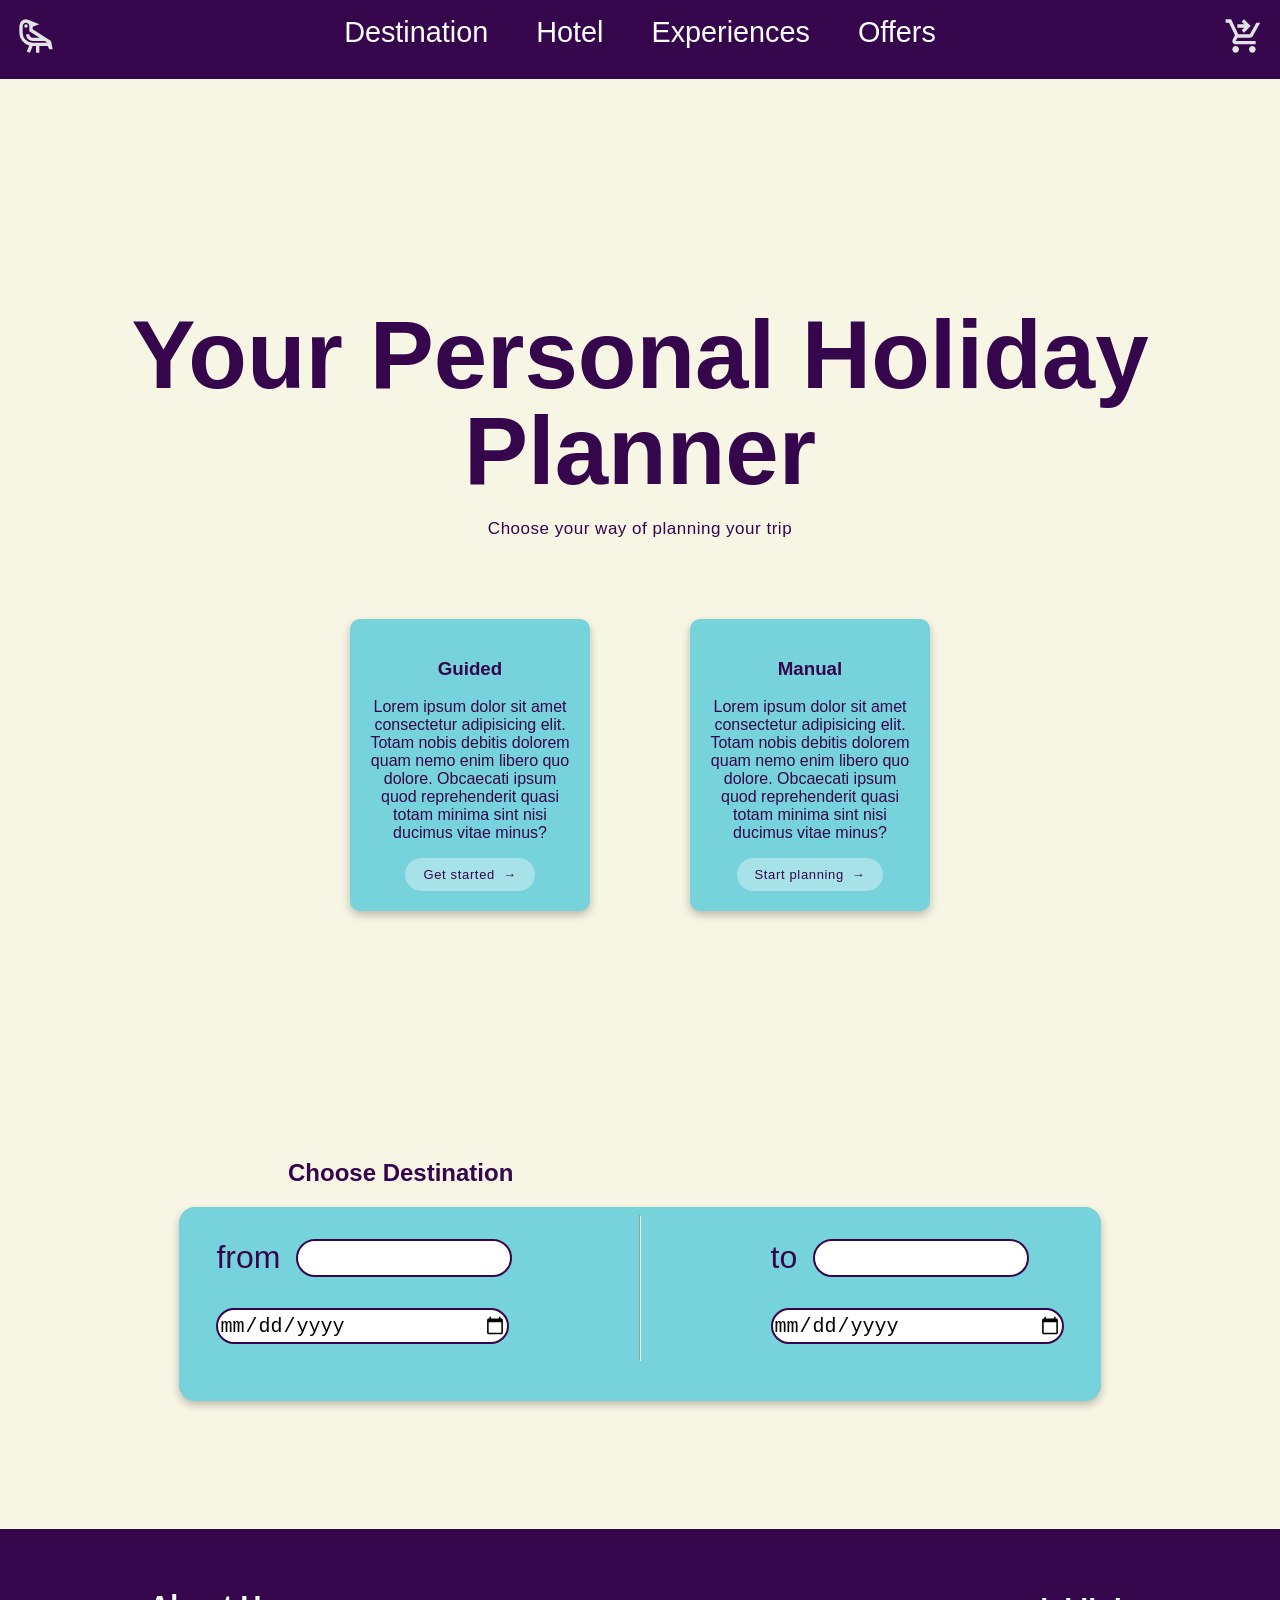
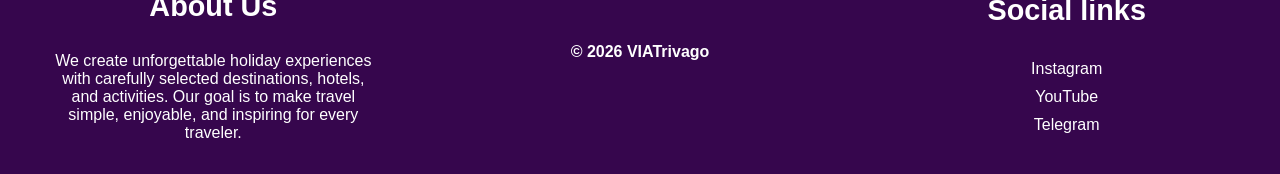
<file: Index.html>
<!doctype html>
<html lang="en">
  <head>
    <meta charset="UTF-8" />
    <meta name="viewport" content="width=device-width, initial-scale=1.0" />
    <title>Holiday Website</title>
    <link rel="stylesheet" href="/CSS/index.css" />
  </head>

  <body>
    <nav class="main-nav">
      <div class="main-item">
        <div class="item">
          <a href="/Index.html">
                <img src="../assests/logo.svg" alt="" width="40" height="40" />
            </a>
        </div>
      </div>
      <div class="main-item">
        <div class="item"><a href="/HTML/Destination.html">Destination</a></div>
        <div class="item"><a href="/HTML/Hotel.html">Hotel</a></div>
        <div class="item"><a href="Experiences">Experiences</a></div>
        <div class="item"><a href="Offers">Offers</a></div>
      </div>
      <div class="main-item">
        <div class="item">
          <a href="example.html"
            ><img src="assests/shoppingCart.svg" alt="" width="40" height="40"
          /></a>
        </div>
      </div>
    </nav>

    <section class="heroSection">
      <h1>Your Personal Holiday Planner</h1>
      <h3>Choose your way of planning your trip</h3>
      <div class="infoCardGrid">
        <a href="#guided" class="infoCard">
          <div class="infoCardContent">
            <h3>Guided</h3>
            <p>
              Lorem ipsum dolor sit amet consectetur adipisicing elit. Totam
              nobis debitis dolorem quam nemo enim libero quo dolore. Obcaecati
              ipsum quod reprehenderit quasi totam minima sint nisi ducimus
              vitae minus?
            </p>
            <span class="infoCardBtn">Get started</span>
          </div>
        </a>
        <a href="#destinationPicker" class="infoCard">
          <div class="infoCardContent">
            <h3>Manual</h3>
            <p>
              Lorem ipsum dolor sit amet consectetur adipisicing elit. Totam
              nobis debitis dolorem quam nemo enim libero quo dolore. Obcaecati
              ipsum quod reprehenderit quasi totam minima sint nisi ducimus
              vitae minus?
            </p>
            <span class="infoCardBtn">Start planning</span>
          </div>
        </a>
      </div>
    </section>

    <section>
      <h1>Choose Destination</h1>

      <div class="destination-container" id="destinationPicker">
        <div>
          <div class="destination-search">
            <p>from</p>
            <input type="text" name="" id="" />
          </div>
          <input type="date" class="destination-date-picker" />
        </div>

        <hr />

        <div>
          <div class="destination-search">
            <p>to</p>
            <input type="text" name="" id="" />
          </div>
          <input type="date" class="destination-date-picker" />
        </div>
      </div>
    </section>
    <footer>
      <div class="footer-div">
        <h3>About Us</h3>
        <p>
          We create unforgettable holiday experiences with carefully selected
          destinations, hotels, and activities. Our goal is to make travel
          simple, enjoyable, and inspiring for every traveler.
        </p>
      </div>
      <div class="footer-div">
        <p><strong>© 2026 VIATrivago</strong></p>
      </div>
      <div class="footer-div">
        <h3>Social links</h3>
        <ul>
          <li>Instagram</li>
          <li>YouTube</li>
          <li>Telegram</li>
        </ul>
      </div>
    </footer>
  </body>
</html>
</file>
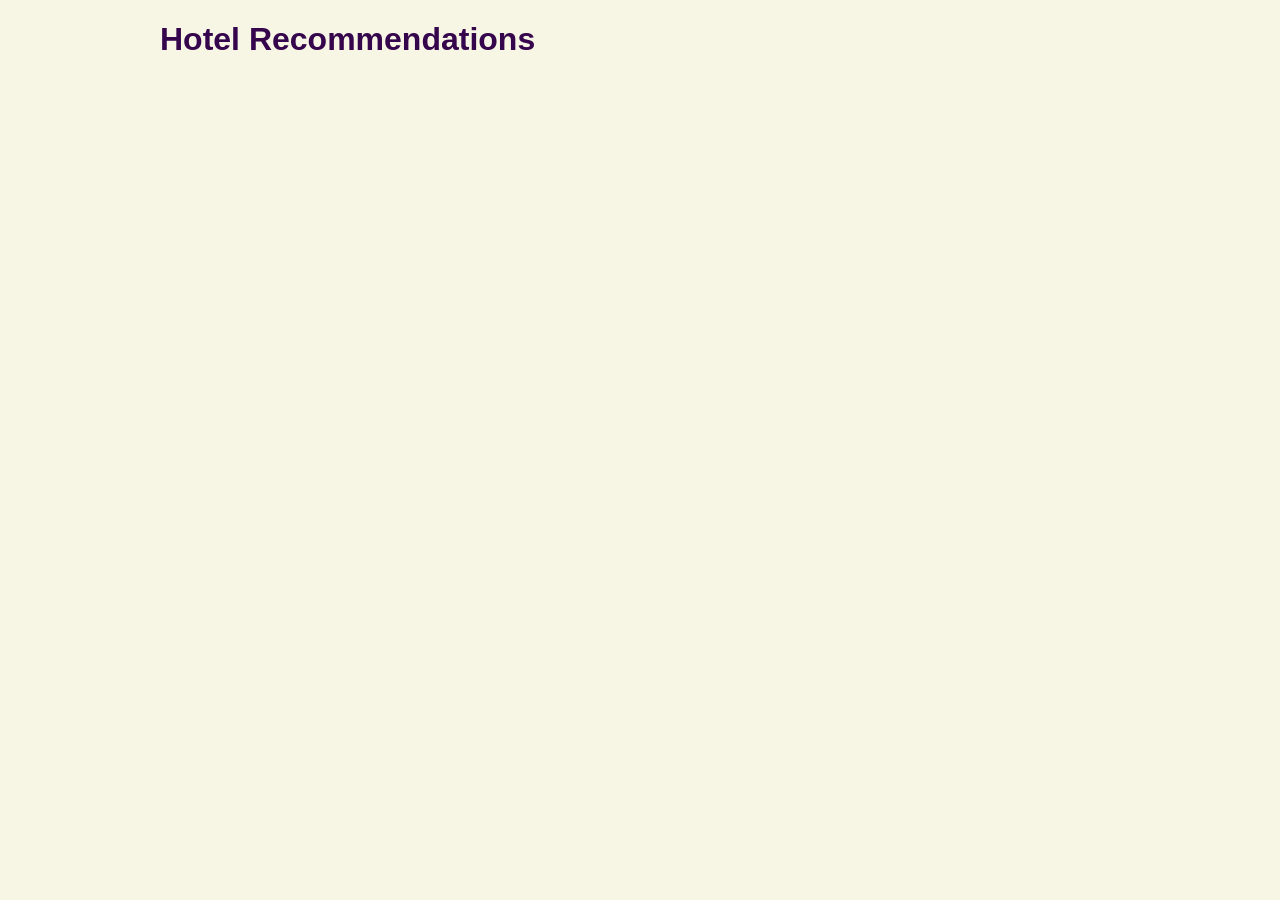
<file: Hotel.html>
<!DOCTYPE html>
<html lang="en">
<head>
    <meta charset="UTF-8">
    <meta name="viewport" content="width=device-width, initial-scale=1.0">
    <title>Hotel Recommendations</title>
    <link rel="stylesheet" href="/CSS/index.css">
    <link rel="stylesheet" href="/CSS/hotel.css">
</head>
<body>

    <h1>Hotel Recommendations</h1>
    
</body>
</html>
</file>
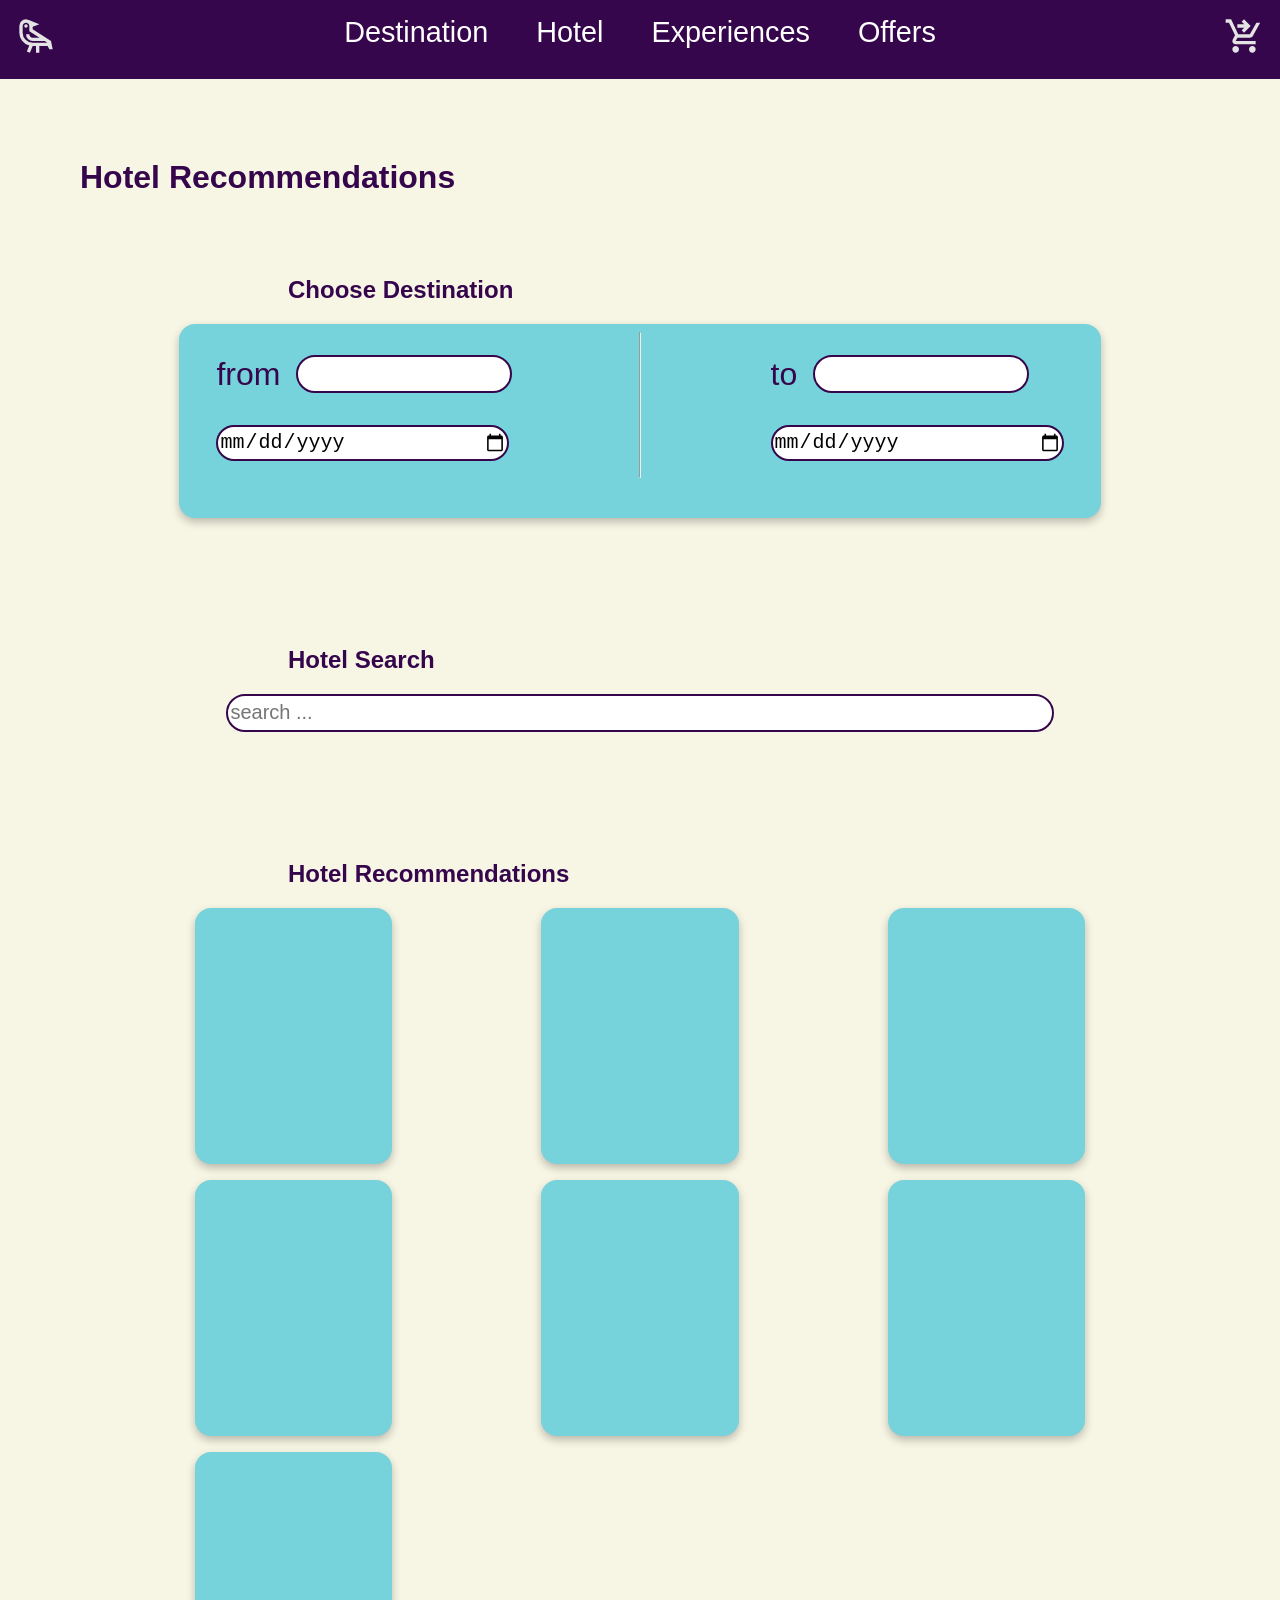
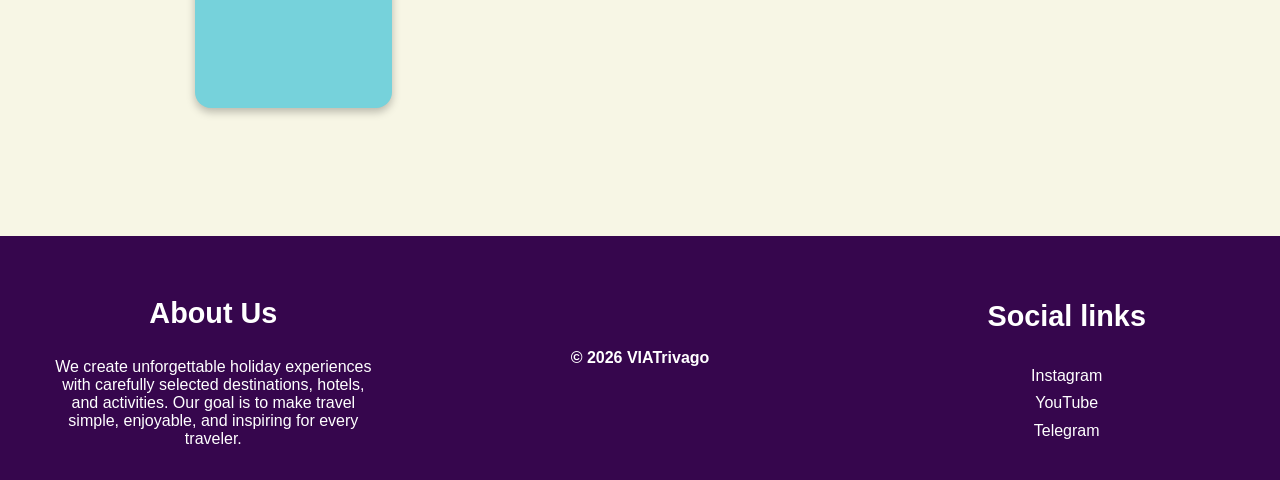
<file: HTML/Hotel.html>
<!DOCTYPE html>
<html lang="en">
<head>
    <meta charset="UTF-8">
    <meta name="viewport" content="width=device-width, initial-scale=1.0">
    <title>Hotel Recommendations</title>
    <link rel="stylesheet" href="../CSS/index.css">
    <link rel="stylesheet" href="../CSS/hotel.css">
</head>
<body>
     <nav class="main-nav">
      <div class="main-item">
        <div class="item">
            <a href="../Index.html">
                <img src="../assests/logo.svg" alt="" width="40" height="40" />
            </a>
        </div>
      </div>
      <div class="main-item">
        <div class="item"><a href="/HTML/Destination.html">Destination</a></div>
        <div class="item"><a href="/HTML/Hotel.html">Hotel</a></div>
        <div class="item"><a href="Experiences">Experiences</a></div>
        <div class="item"><a href="Offers">Offers</a></div>
      </div>
      <div class="main-item">
        <div class="item">
          <a href="example.html"
            ><img src="../assests/shoppingCart.svg" alt="" width="40" height="40"
          /></a>
        </div>
      </div>
    </nav>

    <h1 class="title">Hotel Recommendations</h1>

    <!-- choose destination -->

    <section class="destinationSection">
      <h1>Choose Destination</h1>

      <div class="destination-container" id="destinationPicker">
        <div>
          <div class="destination-search">
            <p>from</p>
            <input type="text" name="" id="" />
          </div>
          <input type="date" class="destination-date-picker" />
        </div>

        <hr />

        <div>
          <div class="destination-search">
            <p>to</p>
            <input type="text" name="" id="" />
          </div>
          <input type="date" class="destination-date-picker" />
        </div>
      </div>
    </section>

    <section class="searchHotel">
        <h1>Hotel Search</h1>
        <form action="">
            <input type="text" placeholder="search ... " class="searchInput">
        </form>
    </section>

    <section class="hotelRecommendations">
        <h1>Hotel Recommendations</h1>
        <div class="hotelCardsGrid">
            <div class="hotelcard"></div>
            <div class="hotelcard"></div>
            <div class="hotelcard"></div>
            <div class="hotelcard"></div>
            <div class="hotelcard"></div>
            <div class="hotelcard"></div>
            <div class="hotelcard"></div>
        </div>
    </section>

    <footer>
      <div class="footer-div">
        <h3>About Us</h3>
        <p>
          We create unforgettable holiday experiences with carefully selected
          destinations, hotels, and activities. Our goal is to make travel
          simple, enjoyable, and inspiring for every traveler.
        </p>
      </div>
      <div class="footer-div">
        <p><strong>© 2026 VIATrivago</strong></p>
      </div>
      <div class="footer-div">
        <h3>Social links</h3>
        <ul>
          <li>Instagram</li>
          <li>YouTube</li>
          <li>Telegram</li>
        </ul>
      </div>
    </footer>
    
</body>
</html>
</file>
<file: CSS/index.css>
:root {
  --backgroundColor: #f7f6e5;
  --mainColor: #76d2db;
  --mainColorDark: #4b9ea8;
  --secondaryColor: #36064d;
  --backgroundShadow: rgba(0, 0, 0, 0.25);
  --backgroundShadowHover: rgba(0, 0, 0, 0.35);
  --whiteColor: white;
}

*{
    scroll-behavior: smooth;
}

body {
  background-color: var(--backgroundColor);
  font-family: "Segoe UI", Tahoma, Geneva, Verdana, sans-serif;
  margin: 0rem;
  padding: 0;
  color: var(--secondaryColor);

  section {
    margin: 8rem;
  }
}

.main-nav {
  display: flex;
  background-color: var(--secondaryColor);
  justify-content: space-around;
}

h1 {
  margin-left: 10rem;
}

.destination-container {
  background-color: var(--mainColor);
  box-shadow: 0 0.25rem 0.5rem var(--backgroundShadow);
  display: grid;
  grid-template-columns: 3fr 1fr 3fr;
  gap: 2rem;
  justify-items: center;
  padding: 0rem 0 2rem 0;
  border-radius: 1rem;
  width: 90%;
  margin-left: 5%;

  hr {
    height: 9rem;
  }

  p {
    font-size: 2rem;
  }

  input {
    border: 2px solid var(--secondaryColor);
    border-radius: 1.2rem; ;
    height: 2rem;
    font-size: 1.25rem;
  }

  input[type="text"] {
    width: 13rem;
    background-color: var(--whiteColor);
  }
}

.destination-search {
  display: flex;
  flex-direction: row;
  align-items: center;
  gap: 1rem;
  width: 18rem;
}

.destination-date-picker {
  width: 18rem;
}

.item:hover {
  text-decoration: underline;
}

footer {
  display: flex;
  background-color: var(--secondaryColor);
  justify-content: space-around;
  color: var(--whiteColor);
  align-items: center;
  text-align: center;
}
.footer-div {
  flex: 1;
  padding: 2rem;
}
footer h3 {
  font-size: 1.8rem;
}

footer p {
  max-width: 20rem;
  margin: 0 auto;
  font-size: 1rem;
}
footer ul {
  list-style: none;
  padding: 0;
  margin: 0;
  text-align: center;
}
footer li {
  padding: 0.3rem;
}
/* Hero Section */

.heroSection {
  padding: 6.25rem 0;
  display: flex;
  flex-direction: column;
  align-items: center;
  justify-content: center;
}

.heroSection > h1 {
  z-index: 1;
  font-family: 'Segoe UI', Tahoma, Geneva, Verdana, sans-serif;
  font-size: clamp(3.25rem, 8vw, 6rem);
  font-weight: 900;
  color: var(--secondaryColor);
  text-align: center;
  line-height: 1;
  margin: 0 0 1.25rem;

  opacity: 0;
  animation: fadeUp 0.7s 0.1s ease forwards;
}

.heroSection > h3 {
  position: relative;
  z-index: 1;
  font-family: 'Segoe UI', Tahoma, Geneva, Verdana, sans-serif;
  font-size: clamp(0.875rem, 2vw, 1.0625rem);
  font-weight: 400;
  color: var(--secondaryColor);
  opacity: 0;
  text-align: center;
  letter-spacing: 0.03em;
  margin: 0 0 3.75rem;

  animation: fadeUp 0.7s 0.3s ease forwards;
}

.infoCardGrid {
  display: grid;
  grid-template-columns: repeat(2, 1fr);
  gap: 6.25rem;
  padding: 1.25rem;
}

.heroSection a {
  text-decoration: none;
  color: inherit;
}

.infoCard {
  max-width: 12.5rem;
  padding: 1.25rem;
  background-color: var(--mainColor);
  color: var(--secondaryColor);
  border-radius: 0.625rem;
  text-align: center;
  box-shadow: 0 0.25rem 0.5rem var(--backgroundShadow);
  transition: all 0.3s ease;
}

.infoCard:hover {
  transform: translateY(-0.5rem) scale(1.02);
  box-shadow: 0 1.25rem 3.25rem var(--backgroundShadowHover);
}

.infoCardContent {
  text-decoration: none;
  color: inherit;
}

.infoCardBtn {
  display: inline-flex;
  align-items: center;
  gap: 0.5rem;
  align-self: flex-start;
  margin-top: auto;
  font-size: 0.8125rem;
  font-weight: 500;
  letter-spacing: 0.05em;
  color: var(--secondaryColor);

  background: rgba(255, 255, 255, 0.35);
  border: none;
  padding: 0.5625rem 1.125rem;
  border-radius: 999px;
  cursor: pointer;
  text-decoration: none;

  transition:
    all 0.2s ease,
    gap 0.25s ease;
}
.infoCardBtn::after {
  content: "→";
  transition: transform 0.25s ease;
}
.infoCard:hover .infoCardBtn {
  background: rgba(255, 255, 255, 0.55);
  gap: 0.875rem;
}
.infoCard:hover .infoCardBtn::after {
  transform: translateX(0.1875rem);
}

@keyframes fadeUp {
  from {
    opacity: 0;
    transform: translateY(1.5rem);
  }
  to {
    opacity: 1;
    transform: translateY(0);
  }
}

.main-nav {
  display: flex;
  background-color: var(--secondaryColor);
  justify-content: space-between;
}

.main-item {
  display: flex;
  gap: 1rem;
}

.item {
  font-size: 1.8rem;
  color: var(--whiteColor);
  padding: 1rem;
}

.item a {
  color: var(--whiteColor);
  text-decoration: none;
}

.item:hover {
  text-decoration: underline;
}
</file>
<file: CSS/hotel.css>
.destinationSection{
    margin-top: 0;
}

.title{
    margin: 5rem;
}

form {
    display: flex;
    justify-content: center;
    align-items: center;
    gap: 1rem;
}

.searchInput {
    justify-self: center;
    align-self  : center;
    margin: 0 0rem;
    border: 2px solid var(--secondaryColor);
    border-radius: 1.2rem; ;
    width: 80%;
    height: 2rem;
    font-size: 1.25rem;
    background-color: var(--whiteColor);
}

.hotelCardsGrid{
    display: grid;
    grid-template-columns: repeat(3, 1fr);
    align-items: center;
    gap: 1rem;
    justify-items: center;
}

.hotelcard{
    background-color: var(--mainColor);
    box-shadow: 0 0.25rem 0.5rem var(--backgroundShadow);
    border-radius: 1rem;
    padding: 1rem;
    width: 50%;
    height: 14rem;
    display: flex;
    flex-direction: column;
    align-items: center;
    gap: 1rem;
}

.hotelcard:hover{
    transform: scale(1.05);
    transition: transform 0.3s ease;
}
</file>
